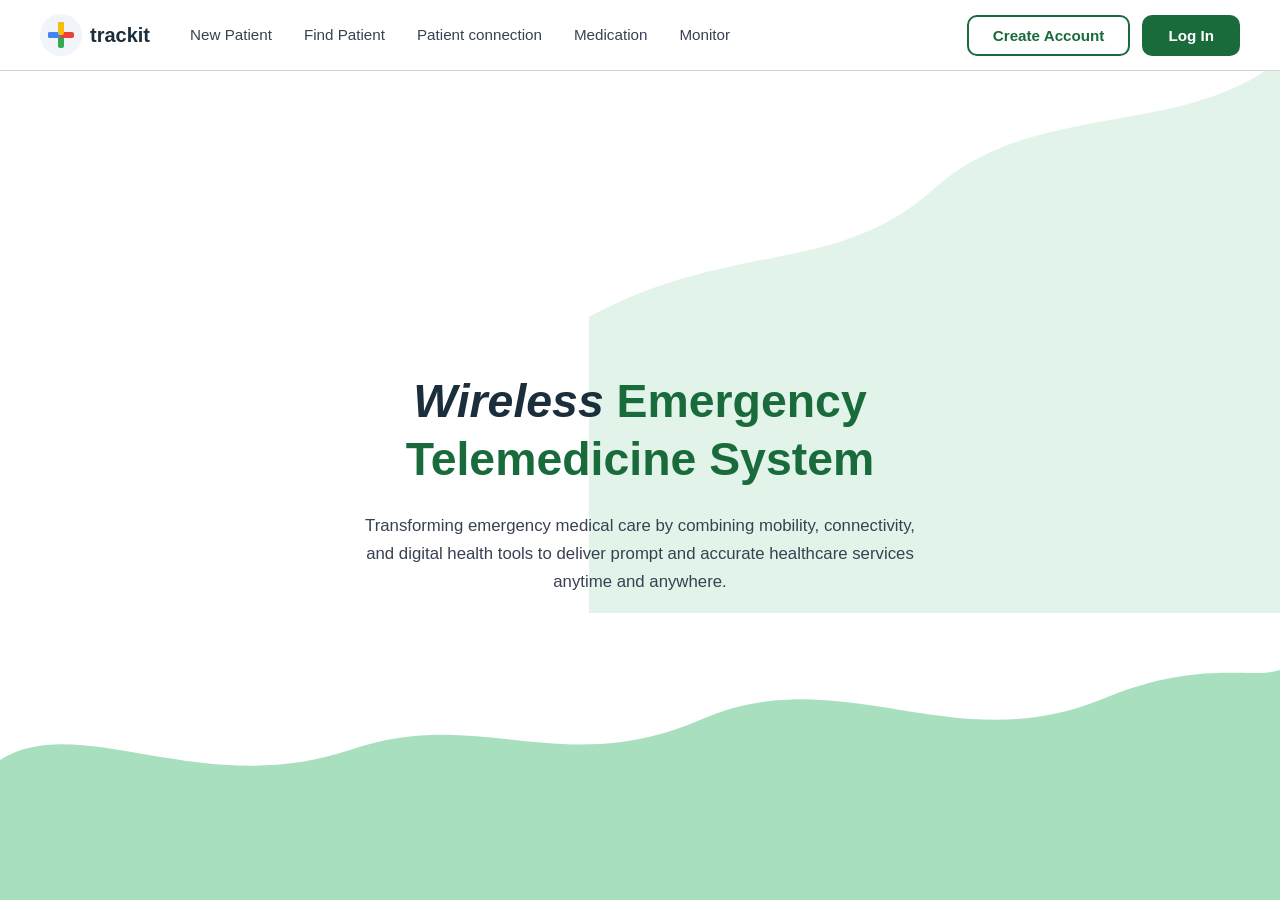
<file: index.html>
<!DOCTYPE html>
<html lang="en">
<head>
  <meta charset="UTF-8" />
  <meta name="viewport" content="width=device-width, initial-scale=1.0" />
  <title>Trackit – Wireless Emergency Telemedicine System</title>
  <link rel="stylesheet" href="css/styles.css" />
  <style>
    body {
      overflow: hidden;
    }

    /* Light pastel wave – top-right */
    .wave-light {
      position: fixed;
      right: 0;
      top: 60px;
      width: 54%;
      z-index: 0;
      pointer-events: none;
    }

    /* Dark green wave – bottom */
    .wave-dark {
      position: fixed;
      right: 0;
      bottom: 0;
      width: 100%;
      z-index: 0;
      pointer-events: none;
    }

    .hero {
      position: relative;
      z-index: 2;
      display: flex;
      flex-direction: column;
      align-items: center;
      justify-content: center;
      min-height: calc(100vh - 74px);
      text-align: center;
      padding: 40px 20px;
    }

    .hero h1 {
      font-size: 2.9rem;
      font-weight: 800;
      color: var(--text-dark);
      line-height: 1.25;
      max-width: 700px;
      margin-bottom: 24px;
    }

    .hero h1 em {
      font-style: italic;
      font-weight: 800;
    }

    .hero h1 span {
      color: var(--green-dark);
    }

    .hero p {
      font-size: 1.05rem;
      color: var(--text-mid);
      max-width: 580px;
      line-height: 1.65;
    }
  </style>
</head>
<body>

  <!-- Light wave top-right -->
  <svg class="wave-light" viewBox="0 0 700 560" fill="none" xmlns="http://www.w3.org/2000/svg">
    <path d="M700 0 C600 80, 450 40, 350 130 C250 220, 150 180, 0 260 L0 560 L700 560 Z"
          fill="#d6f0e0" opacity="0.7"/>
  </svg>

  <!-- Dark wave bottom -->
  <svg class="wave-dark" viewBox="0 0 1280 420" fill="none" xmlns="http://www.w3.org/2000/svg">
    <path d="M0 280 C80 230, 200 320, 350 270 C480 225, 560 300, 700 240
             C840 178, 950 280, 1100 220 C1200 178, 1250 200, 1280 190 
             L1280 420 L0 420 Z"
          fill="url(#waveGradDark)"/>
    <defs>
      <linearGradient id="waveGradDark" x1="0" y1="0" x2="1280" y2="0">
        <stop offset="0%" stop-color="#3cb871" stop-opacity="0.45"/>
        <stop offset="100%" stop-color="#1a6b3c"/>
      </linearGradient>
    </defs>
  </svg>

  <!-- Navbar -->
  <nav class="navbar">
    <a href="/ECGApp/" class="navbar-brand">
      <!-- Trackit + icon -->
      <svg class="logo-icon" viewBox="0 0 42 42" fill="none" xmlns="http://www.w3.org/2000/svg">
        <circle cx="21" cy="21" r="21" fill="#f1f5f9"/>
        <!-- Google-colours plus sign -->
        <rect x="18" y="8"  width="6" height="26" rx="2" fill="#34a853"/>
        <rect x="8"  y="18" width="26" height="6"  rx="2" fill="#ea4335"/>
        <rect x="8"  y="18" width="13" height="6"  rx="2" fill="#4285f4"/>
        <rect x="18" y="8"  width="6"  height="13" rx="2" fill="#fbbc05"/>
      </svg>
      <span class="brand-name">trackit</span>
    </a>
    <ul class="navbar-nav">
      <li><a href="/ECGApp/newpatient">New Patient</a></li>
      <li><a href="/ECGApp/findpatient">Find Patient</a></li>
      <li><a href="#">Patient connection</a></li>
      <li><a href="#">Medication</a></li>
      <li><a href="/ECGApp/monitor">Monitor</a></li>
    </ul>
    <div class="navbar-actions">
      <a href="#" class="btn btn-outline">Create Account</a>
      <a href="/ECGApp/login" class="btn btn-primary">Log In</a>
    </div>
  </nav>

  <!-- Hero -->
  <main class="hero">
    <h1>
      <em>Wireless</em> <span>Emergency<br>Telemedicine System</span>
    </h1>
    <p>
      Transforming emergency medical care by combining mobility, connectivity,
      and digital health tools to deliver prompt and accurate healthcare services
      anytime and anywhere.
    </p>
  </main>

</body>
</html>
</file>
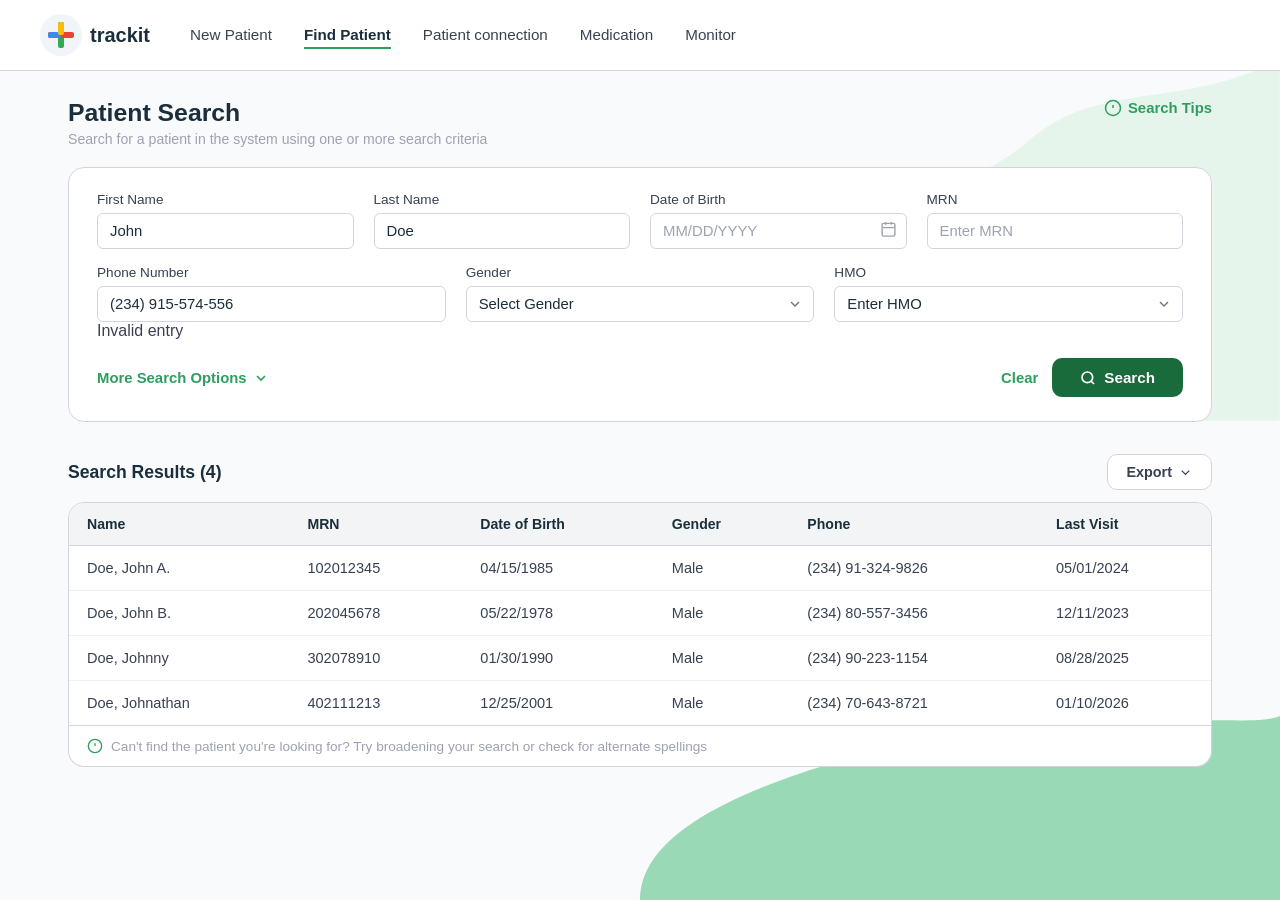
<file: find-patient.html>
<!DOCTYPE html>
<html lang="en">
<head>
  <meta charset="UTF-8" />
  <meta name="viewport" content="width=device-width, initial-scale=1.0" />
  <title>Trackit – Find Patient</title>
  <link rel="stylesheet" href="css/styles.css" />
  <style>
    body { background: var(--bg); }

    .blob-light {
      position: fixed;
      top: 60px;
      right: 0;
      width: 36%;
      pointer-events: none;
      z-index: 0;
    }

    .blob-dark {
      position: fixed;
      bottom: 0;
      right: 0;
      width: 50%;
      pointer-events: none;
      z-index: 0;
    }

    /* ── Page wrapper ─────────────────────────── */
    .page-content {
      position: relative;
      z-index: 1;
      max-width: 1200px;
      margin: 0 auto;
      padding: 28px 28px 60px;
    }

    /* ── Page heading ─────────────────────────── */
    .page-header {
      display: flex;
      align-items: flex-start;
      justify-content: space-between;
      margin-bottom: 20px;
    }

    .page-header h1 {
      font-size: 1.55rem;
      font-weight: 800;
      color: var(--text-dark);
      margin-bottom: 4px;
    }

    .page-header p {
      font-size: 0.88rem;
      color: var(--text-muted);
    }

    .search-tips-link {
      display: flex;
      align-items: center;
      gap: 6px;
      color: var(--green-main);
      font-size: 0.93rem;
      font-weight: 600;
      text-decoration: none;
    }

    .search-tips-link svg {
      color: var(--green-main);
    }

    /* ── Search filters card ──────────────────── */
    .search-card {
      background: var(--white);
      border: 1.5px solid var(--border);
      border-radius: var(--radius-lg);
      padding: 24px 28px;
      margin-bottom: 32px;
    }

    .search-fields-grid {
      display: grid;
      grid-template-columns: repeat(4, 1fr);
      gap: 16px 20px;
      margin-bottom: 16px;
    }

    .search-field label {
      display: block;
      font-size: 0.85rem;
      font-weight: 500;
      color: var(--text-mid);
      margin-bottom: 6px;
    }

    .search-fields-row2 {
      display: grid;
      grid-template-columns: repeat(3, 1fr);
      gap: 16px 20px;
      margin-bottom: 18px;
    }

    .search-actions {
      display: flex;
      align-items: center;
      justify-content: space-between;
    }

    .more-options-btn {
      display: flex;
      align-items: center;
      gap: 6px;
      background: none;
      border: none;
      color: var(--green-main);
      font-size: 0.93rem;
      font-weight: 600;
      cursor: pointer;
      padding: 0;
    }

    .search-action-btns {
      display: flex;
      align-items: center;
      gap: 14px;
    }

    .btn-clear-search {
      background: none;
      border: none;
      color: var(--green-main);
      font-size: 0.93rem;
      font-weight: 600;
      cursor: pointer;
    }

    .btn-search {
      display: flex;
      align-items: center;
      gap: 8px;
      background: var(--green-dark);
      color: var(--white);
      border: none;
      padding: 11px 28px;
      border-radius: var(--radius-md);
      font-size: 0.95rem;
      font-weight: 600;
      cursor: pointer;
    }

    /* ── Results section ──────────────────────── */
    .results-header {
      display: flex;
      align-items: center;
      justify-content: space-between;
      margin-bottom: 12px;
    }

    .results-header h2 {
      font-size: 1.1rem;
      font-weight: 700;
      color: var(--text-dark);
    }

    .btn-export {
      display: flex;
      align-items: center;
      gap: 6px;
      background: var(--white);
      border: 1.5px solid var(--border);
      padding: 9px 18px;
      border-radius: var(--radius-md);
      font-size: 0.9rem;
      font-weight: 600;
      color: var(--text-mid);
      cursor: pointer;
    }

    /* ── Results table ────────────────────────── */
    .results-table-wrap {
      background: var(--white);
      border: 1.5px solid var(--border);
      border-radius: var(--radius-lg) var(--radius-lg) 0 0;
      overflow: hidden;
    }

    .results-table {
      width: 100%;
      border-collapse: collapse;
      font-size: 0.91rem;
    }

    .results-table thead {
      background: #f3f4f6;
    }

    .results-table th {
      text-align: left;
      padding: 13px 18px;
      font-weight: 700;
      color: var(--text-dark);
      font-size: 0.88rem;
      border-bottom: 1.5px solid var(--border);
    }

    .results-table td {
      padding: 14px 18px;
      color: var(--text-mid);
      border-bottom: 1px solid #f0f0f0;
    }

    .results-table tr:last-child td {
      border-bottom: none;
    }

    /* ── Info hint bar ────────────────────────── */
    .hint-bar {
      background: var(--white);
      border: 1.5px solid var(--border);
      border-top: none;
      border-radius: 0 0 var(--radius-lg) var(--radius-lg);
      padding: 12px 18px;
      display: flex;
      align-items: center;
      gap: 8px;
      font-size: 0.85rem;
      color: var(--text-muted);
    }

    .hint-bar svg {
      flex-shrink: 0;
      color: var(--green-main);
    }
  </style>
</head>
<body>

  <!-- Decorative -->
  <svg class="blob-light" viewBox="0 0 460 360" fill="none" xmlns="http://www.w3.org/2000/svg">
    <path d="M460 0 C360 50, 280 20, 210 80 C140 140, 80 120, 0 170 L0 360 L460 360 Z"
          fill="#d6f0e0" opacity="0.55"/>
  </svg>
  <svg class="blob-dark" viewBox="0 0 640 320" fill="none" xmlns="http://www.w3.org/2000/svg">
    <path d="M640 320 L0 320 C0 260, 80 220, 170 190 C280 155, 380 200, 480 158 C552 128, 610 148, 640 136 Z"
          fill="url(#fpGrad)"/>
    <defs>
      <linearGradient id="fpGrad" x1="0" y1="136" x2="640" y2="320">
        <stop offset="0%" stop-color="#3cb871" stop-opacity="0.5"/>
        <stop offset="100%" stop-color="#1a6b3c"/>
      </linearGradient>
    </defs>
  </svg>

  <!-- Navbar -->
  <nav class="navbar">
    <a href="/ECGApp/" class="navbar-brand">
      <svg class="logo-icon" viewBox="0 0 42 42" fill="none" xmlns="http://www.w3.org/2000/svg">
        <circle cx="21" cy="21" r="21" fill="#f1f5f9"/>
        <rect x="18" y="8"  width="6" height="26" rx="2" fill="#34a853"/>
        <rect x="8"  y="18" width="26" height="6"  rx="2" fill="#ea4335"/>
        <rect x="8"  y="18" width="13" height="6"  rx="2" fill="#4285f4"/>
        <rect x="18" y="8"  width="6"  height="13" rx="2" fill="#fbbc05"/>
      </svg>
      <span class="brand-name">trackit</span>
    </a>
    <ul class="navbar-nav">
      <li><a href="/ECGApp/newpatient">New Patient</a></li>
      <li><a href="/ECGApp/findpatient" class="active">Find Patient</a></li>
      <li><a href="#">Patient connection</a></li>
      <li><a href="#">Medication</a></li>
      <li><a href="/ECGApp/monitor">Monitor</a></li>
    </ul>
  </nav>

  <!-- Page body -->
  <div class="page-content">

    <!-- Heading -->
    <div class="page-header">
      <div>
        <h1>Patient Search</h1>
        <p>Search for a patient in the system using one or more search criteria</p>
      </div>
      <a href="#" class="search-tips-link">
        <svg width="18" height="18" viewBox="0 0 24 24" fill="none" stroke="currentColor" stroke-width="2">
          <circle cx="12" cy="12" r="10"/>
          <line x1="12" y1="8" x2="12" y2="12"/>
          <line x1="12" y1="16" x2="12.01" y2="16"/>
        </svg>
        Search Tips
      </a>
    </div>

    <!-- Search filters -->
    <div class="search-card">

      <div class="search-fields-grid">
        <div class="search-field">
          <label for="s-first">First Name</label>
          <input type="text" id="s-first" class="form-control" value="John" />
        </div>
        <div class="search-field">
          <label for="s-last">Last Name</label>
          <input type="text" id="s-last" class="form-control" value="Doe" />
        </div>
        <div class="search-field">
          <label for="s-dob">Date of Birth</label>
          <div class="input-icon-wrap">
            <input type="text" id="s-dob" class="form-control" placeholder="MM/DD/YYYY" />
            <span class="icon-right">
              <svg width="17" height="17" viewBox="0 0 24 24" fill="none" stroke="#9ca3af" stroke-width="2">
                <rect x="3" y="4" width="18" height="18" rx="2" ry="2"/>
                <line x1="16" y1="2" x2="16" y2="6"/>
                <line x1="8"  y1="2" x2="8"  y2="6"/>
                <line x1="3"  y1="10" x2="21" y2="10"/>
              </svg>
            </span>
          </div>
        </div>
        <div class="search-field">
          <label for="s-mrn">MRN</label>
          <input type="text" id="s-mrn" class="form-control" placeholder="Enter MRN" />
        </div>
      </div>

      <div class="search-fields-row2">
        <div class="search-field">
          <label for="s-phone">Phone Number</label>
          <input type="text" id="s-phone" class="form-control" value="(234) 91-557-4556" />
        </div>
        <div class="search-field">
          <label for="s-gender">Gender</label>
          <select id="s-gender" class="form-control">
            <option>Male</option>
            <option>Female</option>
          </select>
        </div>
        <div class="search-field">
          <label for="s-hmo">HMO</label>
          <select id="s-hmo" class="form-control">
            <option value="">Enter HMO</option>
          </select>
        </div>
      </div>

      <div class="search-actions">
        <button class="more-options-btn">
          More Search Options
          <svg width="16" height="16" viewBox="0 0 24 24" fill="none" stroke="currentColor" stroke-width="2.5">
            <polyline points="6 9 12 15 18 9"/>
          </svg>
        </button>
        <div class="search-action-btns">
          <button class="btn-clear-search">Clear</button>
          <button class="btn-search">
            <svg width="16" height="16" viewBox="0 0 24 24" fill="none" stroke="white" stroke-width="2.5">
              <circle cx="11" cy="11" r="8"/>
              <line x1="21" y1="21" x2="16.65" y2="16.65"/>
            </svg>
            Search
          </button>
        </div>
      </div>

    </div><!-- /search-card -->

    <!-- Results -->
    <div class="results-header">
      <h2>Search Results (4)</h2>
      <button class="btn-export">
        Export
        <svg width="15" height="15" viewBox="0 0 24 24" fill="none" stroke="currentColor" stroke-width="2">
          <polyline points="6 9 12 15 18 9"/>
        </svg>
      </button>
    </div>

    <div class="results-table-wrap">
      <table class="results-table">
        <thead>
          <tr>
            <th>Name</th>
            <th>MRN</th>
            <th>Date of Birth</th>
            <th>Gender</th>
            <th>Phone</th>
            <th>Last Visit</th>
          </tr>
        </thead>
        <tbody>
          <tr>
            <td>Doe, John A.</td>
            <td>102012345</td>
            <td>04/15/1985</td>
            <td>Male</td>
            <td>(234) 91-324-9826</td>
            <td>05/01/2024</td>
          </tr>
          <tr>
            <td>Doe, John B.</td>
            <td>202045678</td>
            <td>05/22/1978</td>
            <td>Male</td>
            <td>(234) 80-557-3456</td>
            <td>12/11/2023</td>
          </tr>
          <tr>
            <td>Doe, Johnny</td>
            <td>302078910</td>
            <td>01/30/1990</td>
            <td>Male</td>
            <td>(234) 90-223-1154</td>
            <td>08/28/2025</td>
          </tr>
          <tr>
            <td>Doe, Johnathan</td>
            <td>402111213</td>
            <td>12/25/2001</td>
            <td>Male</td>
            <td>(234) 70-643-8721</td>
            <td>01/10/2026</td>
          </tr>
        </tbody>
      </table>
    </div>

    <div class="hint-bar">
      <svg width="16" height="16" viewBox="0 0 24 24" fill="none" stroke="currentColor" stroke-width="2">
        <circle cx="12" cy="12" r="10"/>
        <line x1="12" y1="8" x2="12" y2="12"/>
        <line x1="12" y1="16" x2="12.01" y2="16"/>
      </svg>
      Can't find the patient you're looking for? Try broadening your search or check for alternate spellings
    </div>

  </div><!-- /page-content -->
<script src="JS/findPatientValidator.js"></script>
</body>
</html>
</file>
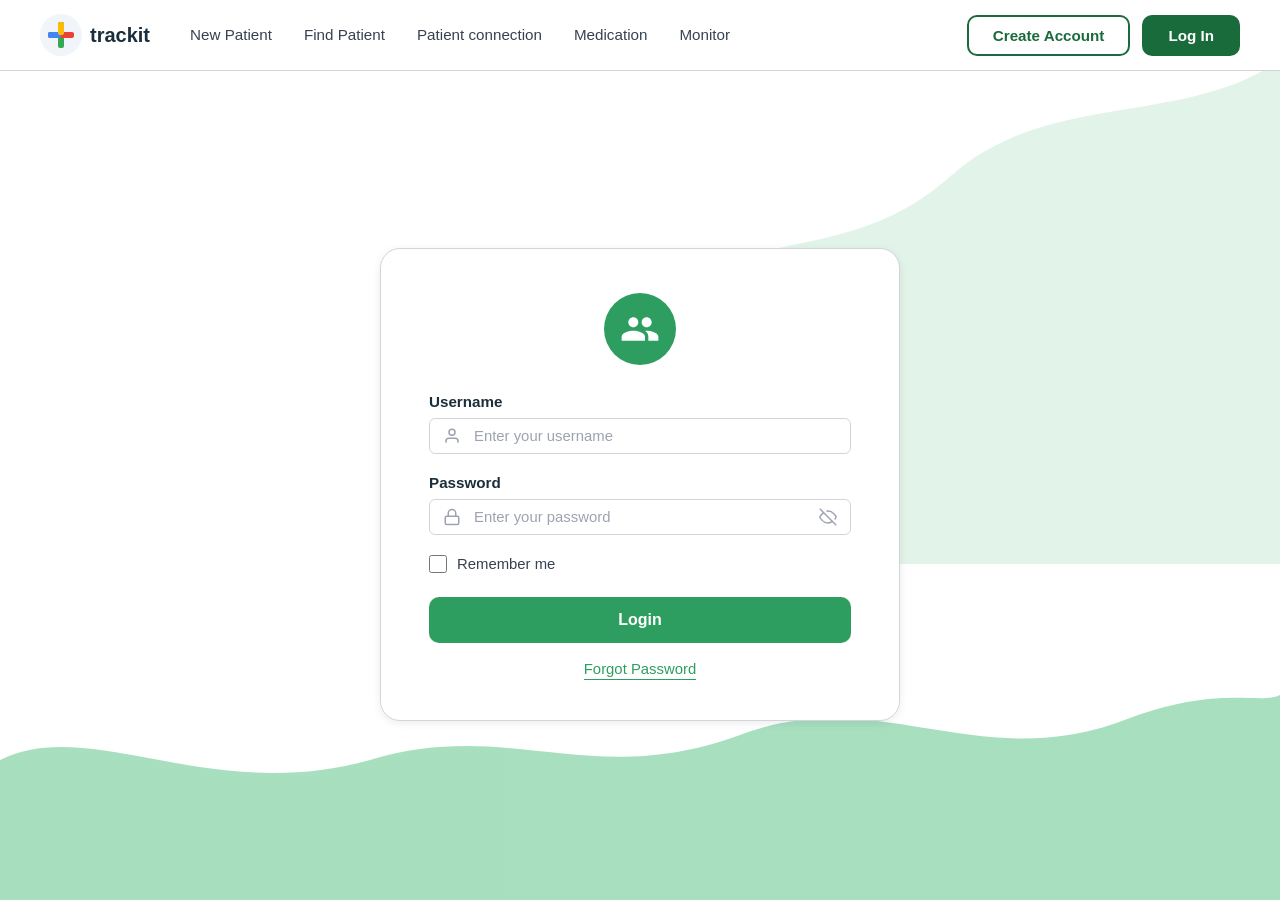
<file: login.html>
<!DOCTYPE html>
<html lang="en">
<head>
  <meta charset="UTF-8" />
  <meta name="viewport" content="width=device-width, initial-scale=1.0" />
  <title>Trackit – Log In</title>
  <link rel="stylesheet" href="css/styles.css" />
  <style>
    body { overflow: hidden; }

    .wave-light {
      position: fixed;
      right: 0;
      top: 60px;
      width: 50%;
      z-index: 0;
      pointer-events: none;
    }

    .wave-dark {
      position: fixed;
      right: 0;
      bottom: 0;
      width: 100%;
      z-index: 0;
      pointer-events: none;
    }

    .login-wrapper {
      position: relative;
      z-index: 2;
      display: flex;
      align-items: center;
      justify-content: center;
      min-height: calc(100vh - 74px);
      padding: 40px 20px;
    }

    .login-card {
      background: var(--white);
      border: 1.5px solid var(--border);
      border-radius: 20px;
      padding: 44px 48px 40px;
      width: 100%;
      max-width: 520px;
      box-shadow: var(--shadow);
    }

    .login-avatar {
      display: flex;
      justify-content: center;
      margin-bottom: 28px;
    }

    .login-avatar .avatar-circle {
      width: 72px;
      height: 72px;
      background: var(--green-main);
      border-radius: 50%;
      display: flex;
      align-items: center;
      justify-content: center;
    }

    .login-avatar svg {
      width: 40px;
      height: 40px;
      fill: var(--white);
    }

    .login-field {
      margin-bottom: 20px;
    }

    .login-field label {
      display: block;
      font-size: 0.95rem;
      font-weight: 600;
      color: var(--text-dark);
      margin-bottom: 8px;
    }

    .input-with-icon {
      position: relative;
      display: flex;
      align-items: center;
    }

    .input-with-icon .icon-left {
      position: absolute;
      left: 14px;
      color: var(--text-muted);
      display: flex;
    }

    .input-with-icon .icon-right {
      position: absolute;
      right: 14px;
      color: var(--text-muted);
      display: flex;
      cursor: pointer;
    }

    .input-with-icon .form-control {
      padding-left: 44px;
      padding-right: 44px;
    }

    .remember-row {
      display: flex;
      align-items: center;
      gap: 10px;
      margin-bottom: 24px;
    }

    .remember-row input[type="checkbox"] {
      width: 18px;
      height: 18px;
      border: 2px solid var(--border);
      border-radius: 4px;
      cursor: pointer;
      accent-color: var(--green-main);
    }

    .remember-row label {
      font-size: 0.93rem;
      color: var(--text-mid);
    }

    .btn-login {
      width: 100%;
      justify-content: center;
      padding: 14px;
      font-size: 1rem;
      border-radius: var(--radius-md);
      background: var(--green-main);
      color: var(--white);
      border: none;
      margin-bottom: 18px;
    }

    .forgot-link {
      display: block;
      text-align: center;
      color: var(--green-main);
      font-size: 0.93rem;
      text-decoration: none;
      border-bottom: 1.5px solid var(--green-main);
      padding-bottom: 2px;
      width: fit-content;
      margin: 0 auto;
    }
  </style>
</head>
<body>

  <!-- Light wave -->
  <svg class="wave-light" viewBox="0 0 660 520" fill="none" xmlns="http://www.w3.org/2000/svg">
    <path d="M660 0 C560 70, 420 30, 320 120 C220 210, 120 170, 0 250 L0 520 L660 520 Z"
          fill="#d6f0e0" opacity="0.7"/>
  </svg>

  <!-- Dark wave -->
  <svg class="wave-dark" viewBox="0 0 1280 380" fill="none" xmlns="http://www.w3.org/2000/svg">
    <path d="M0 240 C90 195, 210 285, 370 240 C510 198, 590 270, 740 215
             C880 162, 980 258, 1130 198 C1220 165, 1260 185, 1280 175
             L1280 380 L0 380 Z"
          fill="url(#wgLogin)"/>
    <defs>
      <linearGradient id="wgLogin" x1="0" y1="0" x2="1280" y2="0">
        <stop offset="0%" stop-color="#3cb871" stop-opacity="0.45"/>
        <stop offset="100%" stop-color="#1a6b3c"/>
      </linearGradient>
    </defs>
  </svg>

  <!-- Navbar -->
  <nav class="navbar">
    <a href="/ECGApp/" class="navbar-brand">
      <svg class="logo-icon" viewBox="0 0 42 42" fill="none" xmlns="http://www.w3.org/2000/svg">
        <circle cx="21" cy="21" r="21" fill="#f1f5f9"/>
        <rect x="18" y="8"  width="6" height="26" rx="2" fill="#34a853"/>
        <rect x="8"  y="18" width="26" height="6"  rx="2" fill="#ea4335"/>
        <rect x="8"  y="18" width="13" height="6"  rx="2" fill="#4285f4"/>
        <rect x="18" y="8"  width="6"  height="13" rx="2" fill="#fbbc05"/>
      </svg>
      <span class="brand-name">trackit</span>
    </a>
    <ul class="navbar-nav">
      <li><a href="/ECGApp/newpatient">New Patient</a></li>
      <li><a href="/ECGApp/findpatient">Find Patient</a></li>
      <li><a href="#">Patient connection</a></li>
      <li><a href="#">Medication</a></li>
      <li><a href="/ECGApp/monitor">Monitor</a></li>
    </ul>
    <div class="navbar-actions">
      <a href="#" class="btn btn-outline">Create Account</a>
      <a href="login.html" class="btn btn-primary">Log In</a>
    </div>
  </nav>

  <!-- Login form -->
  <div class="login-wrapper">
    <div class="login-card">

      <div class="login-avatar">
        <div class="avatar-circle">
          <!-- Users icon -->
          <svg viewBox="0 0 24 24" xmlns="http://www.w3.org/2000/svg">
            <path d="M16 11c1.66 0 2.99-1.34 2.99-3S17.66 5 16 5c-1.66 0-3 1.34-3 3s1.34 3 3 3zm-8 0c1.66 0 2.99-1.34 2.99-3S9.66 5 8 5C6.34 5 5 6.34 5 8s1.34 3 3 3zm0 2c-2.33 0-7 1.17-7 3.5V19h14v-2.5c0-2.33-4.67-3.5-7-3.5zm8 0c-.29 0-.62.02-.97.05 1.16.84 1.97 1.97 1.97 3.45V19h6v-2.5c0-2.33-4.67-3.5-7-3.5z"/>
          </svg>
        </div>
      </div>
	
      <form id="loginForm">
        <div class="login-field">
          <label for="username">Username</label>
          <div class="input-with-icon">
            <span class="icon-left">
              <svg width="18" height="18" viewBox="0 0 24 24" fill="none" stroke="#9ca3af" stroke-width="2">
                <path d="M20 21v-2a4 4 0 0 0-4-4H8a4 4 0 0 0-4 4v2"/>
                <circle cx="12" cy="7" r="4"/>
              </svg>
            </span>
            <input type="text" id="username" class="form-control" placeholder="Enter your username" autocomplete="username" />
          </div>
        </div>

        <div class="login-field">
          <label for="password">Password</label>
          <div class="input-with-icon">
            <span class="icon-left">
              <svg width="18" height="18" viewBox="0 0 24 24" fill="none" stroke="#9ca3af" stroke-width="2">
                <rect x="3" y="11" width="18" height="11" rx="2" ry="2"/>
                <path d="M7 11V7a5 5 0 0 1 10 0v4"/>
              </svg>
            </span>
            <input type="password" id="password" autocomplete="current-password" class="form-control" placeholder="Enter your password" name="password_plain"/>
            <span class="icon-right" seen=false id="pwd-toggle">
              <svg width="18" height="18" viewBox="0 0 24 24" fill="none" stroke="#9ca3af" stroke-width="2">
                <path d="M17.94 17.94A10.07 10.07 0 0 1 12 20c-7 0-11-8-11-8a18.45 18.45 0 0 1 5.06-5.94"/>
                <path d="M9.9 4.24A9.12 9.12 0 0 1 12 4c7 0 11 8 11 8a18.5 18.5 0 0 1-2.16 3.19"/>
                <line x1="1" y1="1" x2="23" y2="23"/>
              </svg>
            </span>
          </div>
        </div>

        <div class="remember-row">
          <input type="checkbox" id="remember" />
          <label for="remember">Remember me</label>
        </div>

        <button type = "submit" class="btn btn-login">Login</button>
	    </form>
      <a href="#" class="forgot-link">Forgot Password</a>

    </div>
  </div>
  <script src=JS/login.js></script>
</body>
</html>
</file>
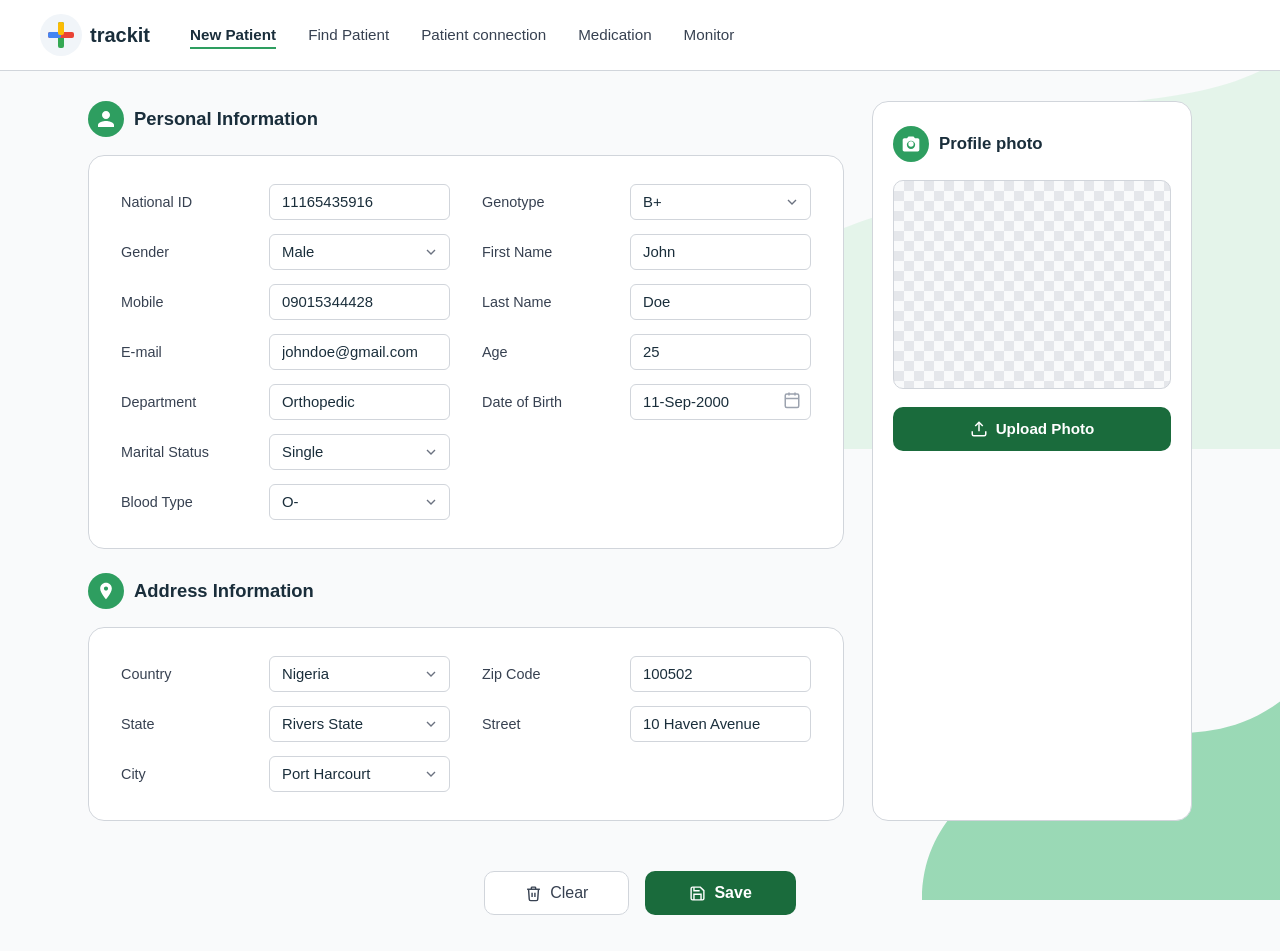
<file: new-patient.html>
<!DOCTYPE html>
<html lang="en">
<head>
  <meta charset="UTF-8" />
  <meta name="viewport" content="width=device-width, initial-scale=1.0" />
  <title>Trackit – New Patient</title>
  <link rel="stylesheet" href="css/styles.css" />
  <style>
    body {
      background: var(--bg);
    }

    /* Decorative blobs */
    .blob-light {
      position: fixed;
      top: 60px;
      right: 0;
      width: 38%;
      pointer-events: none;
      z-index: 0;
    }

    .blob-dark {
      position: fixed;
      bottom: 0;
      right: 0;
      width: 28%;
      pointer-events: none;
      z-index: 0;
    }

    /* ── Main layout ─────────────────────────── */
    .main-grid {
      position: relative;
      z-index: 1;
      display: grid;
      grid-template-columns: 1fr 320px;
      gap: 28px;
      max-width: 1160px;
      margin: 30px auto;
      padding: 0 28px;
    }

    /* ── Form sections ───────────────────────── */
    .form-sections {
      display: flex;
      flex-direction: column;
      gap: 24px;
    }

    .section-card .form-grid-2 {
      display: grid;
      grid-template-columns: 1fr 1fr;
      gap: 14px 32px;
    }

    .field-row {
      display: grid;
      grid-template-columns: 140px 1fr;
      align-items: center;
      gap: 8px;
    }

    .field-row label {
      font-size: 0.9rem;
      color: var(--text-mid);
      white-space: nowrap;
    }

    /* ── Profile photo card ──────────────────── */
    .photo-card {
      background: var(--white);
      border: 1.5px solid var(--border);
      border-radius: var(--radius-lg);
      padding: 24px 20px;
      display: flex;
      flex-direction: column;
      align-items: flex-start;
      gap: 18px;
    }

    .photo-card-heading {
      display: flex;
      align-items: center;
      gap: 10px;
    }

    .photo-card-heading .cam-icon {
      width: 36px;
      height: 36px;
      border-radius: 50%;
      background: var(--green-main);
      display: flex;
      align-items: center;
      justify-content: center;
    }

    .photo-card-heading h3 {
      font-size: 1.05rem;
      font-weight: 700;
      color: var(--text-dark);
    }

    .photo-preview {
      width: 100%;
      aspect-ratio: 4/3;
      border: 1.5px solid var(--border);
      border-radius: var(--radius-md);
      background: repeating-conic-gradient(#e5e7eb 0% 25%, #f9fafb 0% 50%) 0 0 / 20px 20px;
    }

    .btn-upload {
      width: 100%;
      justify-content: center;
      background: var(--green-dark);
      color: var(--white);
      border: none;
      padding: 13px;
      font-size: 0.95rem;
      border-radius: var(--radius-md);
    }

    /* ── Action buttons ──────────────────────── */
    .action-row {
      position: relative;
      z-index: 1;
      display: flex;
      justify-content: center;
      gap: 16px;
      padding: 20px 28px 36px;
    }

    .btn-clear {
      background: var(--white);
      color: var(--text-mid);
      border: 1.5px solid var(--border);
      padding: 12px 40px;
      font-size: 1rem;
      border-radius: var(--radius-md);
      display: flex;
      align-items: center;
      gap: 8px;
      cursor: pointer;
    }

    .btn-save {
      background: var(--green-dark);
      color: var(--white);
      border: none;
      padding: 12px 44px;
      font-size: 1rem;
      font-weight: 600;
      border-radius: var(--radius-md);
      display: flex;
      align-items: center;
      gap: 8px;
      cursor: pointer;
    }
  </style>
</head>
<body>

  <!-- Decorative -->
  <svg class="blob-light" viewBox="0 0 500 400" fill="none" xmlns="http://www.w3.org/2000/svg">
    <path d="M500 0 C400 60, 310 20, 240 90 C170 160, 90 140, 0 200 L0 400 L500 400 Z"
          fill="#d6f0e0" opacity="0.6"/>
  </svg>
  <svg class="blob-dark" viewBox="0 0 360 380" fill="none" xmlns="http://www.w3.org/2000/svg">
    <path d="M360 380 L0 380 C0 300, 60 260, 120 230 C200 190, 280 240, 360 180 Z"
          fill="url(#blobGrad)"/>
    <defs>
      <linearGradient id="blobGrad" x1="0" y1="180" x2="360" y2="380">
        <stop offset="0%" stop-color="#3cb871" stop-opacity="0.5"/>
        <stop offset="100%" stop-color="#1a6b3c"/>
      </linearGradient>
    </defs>
  </svg>

  <!-- Navbar -->
  <nav class="navbar">
    <a href="/ECGApp/" class="navbar-brand">
      <svg class="logo-icon" viewBox="0 0 42 42" fill="none" xmlns="http://www.w3.org/2000/svg">
        <circle cx="21" cy="21" r="21" fill="#f1f5f9"/>
        <rect x="18" y="8"  width="6" height="26" rx="2" fill="#34a853"/>
        <rect x="8"  y="18" width="26" height="6"  rx="2" fill="#ea4335"/>
        <rect x="8"  y="18" width="13" height="6"  rx="2" fill="#4285f4"/>
        <rect x="18" y="8"  width="6"  height="13" rx="2" fill="#fbbc05"/>
      </svg>
      <span class="brand-name">trackit</span>
    </a>
    <ul class="navbar-nav">
      <li><a href="/ECGApp/newpatient" class="active">New Patient</a></li>
      <li><a href="/ECGApp/findpatient">Find Patient</a></li>
      <li><a href="#">Patient connection</a></li>
      <li><a href="#">Medication</a></li>
      <li><a href="/ECGApp/monitor">Monitor</a></li>
    </ul>
  </nav>

  <!-- Main content -->
  <div class="main-grid">

    <!-- Left: form sections -->
    <div class="form-sections">

      <!-- Personal Information -->
      <div>
        <div class="section-heading">
          <div class="section-icon">
            <!-- person icon -->
            <svg viewBox="0 0 24 24" xmlns="http://www.w3.org/2000/svg">
              <path d="M12 12c2.7 0 4.8-2.1 4.8-4.8S14.7 2.4 12 2.4 7.2 4.5 7.2 7.2 9.3 12 12 12zm0 2.4c-3.2 0-9.6 1.6-9.6 4.8v2.4h19.2v-2.4c0-3.2-6.4-4.8-9.6-4.8z"/>
            </svg>
          </div>
          <h2>Personal Information</h2>
        </div>

        <div class="section-card">
          <div class="form-grid-2">

            <div class="field-row">
              <label for="national-id">National ID</label>
              <input type="text" id="national-id" class="form-control" value="11165435916" />
            </div>

            <div class="field-row">
              <label for="genotype">Genotype</label>
              <select id="genotype" class="form-control">
                <option>B+</option>
                <option>AA</option>
                <option>AS</option>
                <option>SS</option>
              </select>
            </div>

            <div class="field-row">
              <label for="gender">Gender</label>
              <select id="gender" class="form-control">
                <option>Male</option>
                <option>Female</option>
              </select>
            </div>

            <div class="field-row">
              <label for="first-name">First Name</label>
              <input type="text" id="first-name" class="form-control" value="John" />
            </div>

            <div class="field-row">
              <label for="mobile">Mobile</label>
              <input type="text" id="mobile" class="form-control" value="09015344428" />
            </div>

            <div class="field-row">
              <label for="last-name">Last Name</label>
              <input type="text" id="last-name" class="form-control" value="Doe" />
            </div>

            <div class="field-row">
              <label for="email">E-mail</label>
              <input type="email" id="email" class="form-control" value="johndoe@gmail.com" />
            </div>

            <div class="field-row">
              <label for="age">Age</label>
              <input type="number" id="age" class="form-control" value="25" />
            </div>

            <div class="field-row">
              <label for="department">Department</label>
              <input type="text" id="department" class="form-control" value="Orthopedic" />
            </div>

            <div class="field-row">
              <label for="dob">Date of Birth</label>
              <div class="input-icon-wrap">
                <input type="text" id="dob" class="form-control" value="11-Sep-2000" />
                <span class="icon-right">
                  <svg width="18" height="18" viewBox="0 0 24 24" fill="none" stroke="#9ca3af" stroke-width="2">
                    <rect x="3" y="4" width="18" height="18" rx="2" ry="2"/>
                    <line x1="16" y1="2" x2="16" y2="6"/>
                    <line x1="8"  y1="2" x2="8"  y2="6"/>
                    <line x1="3"  y1="10" x2="21" y2="10"/>
                  </svg>
                </span>
              </div>
            </div>

            <div class="field-row" style="grid-column: 1;">
              <label for="marital">Marital Status</label>
              <select id="marital" class="form-control">
                <option>Single</option>
                <option>Married</option>
                <option>Divorced</option>
                <option>Widowed</option>
              </select>
            </div>

            <div class="field-row" style="grid-column: 1;">
              <label for="blood-type">Blood Type</label>
              <select id="blood-type" class="form-control">
                <option>O-</option>
                <option>O+</option>
                <option>A+</option>
                <option>A-</option>
                <option>B+</option>
                <option>B-</option>
                <option>AB+</option>
                <option>AB-</option>
              </select>
            </div>

          </div>
        </div>
      </div>

      <!-- Address Information -->
      <div>
        <div class="section-heading">
          <div class="section-icon">
            <!-- location pin icon -->
            <svg viewBox="0 0 24 24" xmlns="http://www.w3.org/2000/svg">
              <path d="M12 2C8.13 2 5 5.13 5 9c0 5.25 7 13 7 13s7-7.75 7-13c0-3.87-3.13-7-7-7zm0 9.5c-1.38 0-2.5-1.12-2.5-2.5S10.62 6.5 12 6.5s2.5 1.12 2.5 2.5S13.38 11.5 12 11.5z"/>
            </svg>
          </div>
          <h2>Address Information</h2>
        </div>

        <div class="section-card">
          <div class="form-grid-2">

            <div class="field-row">
              <label for="country">Country</label>
              <select id="country" class="form-control">
                <option>Nigeria</option>
                <option>Ghana</option>
              </select>
            </div>

            <div class="field-row">
              <label for="zip">Zip Code</label>
              <input type="text" id="zip" class="form-control" value="100502" />
            </div>

            <div class="field-row">
              <label for="state">State</label>
              <select id="state" class="form-control">
                <option>Rivers State</option>
                <option>Lagos State</option>
                <option>Abuja</option>
              </select>
            </div>

            <div class="field-row">
              <label for="street">Street</label>
              <input type="text" id="street" class="form-control" value="10 Haven Avenue" />
            </div>

            <div class="field-row">
              <label for="city">City</label>
              <select id="city" class="form-control">
                <option>Port Harcourt</option>
                <option>Lagos</option>
                <option>Abuja</option>
              </select>
            </div>

          </div>
        </div>
      </div>

    </div><!-- /form-sections -->

    <!-- Right: profile photo -->
    <div class="photo-card">
      <div class="photo-card-heading">
        <div class="cam-icon">
          <svg width="20" height="20" viewBox="0 0 24 24" fill="white">
            <path d="M12 15.2A3.2 3.2 0 1 0 12 8.8a3.2 3.2 0 0 0 0 6.4z"/>
            <path d="M9 3L7.17 5H4a2 2 0 0 0-2 2v12c0 1.1.9 2 2 2h16a2 2 0 0 0 2-2V7a2 2 0 0 0-2-2h-3.17L15 3H9zm3 15a5 5 0 1 1 0-10 5 5 0 0 1 0 10z"/>
          </svg>
        </div>
        <h3>Profile photo</h3>
      </div>

      <div class="photo-preview"></div>

      <button class="btn btn-upload">
        <svg width="18" height="18" viewBox="0 0 24 24" fill="none" stroke="white" stroke-width="2">
          <path d="M21 15v4a2 2 0 0 1-2 2H5a2 2 0 0 1-2-2v-4"/>
          <polyline points="17 8 12 3 7 8"/>
          <line x1="12" y1="3" x2="12" y2="15"/>
        </svg>
        Upload Photo
      </button>
    </div>

  </div><!-- /main-grid -->

  <!-- Save / Clear actions -->
  <div class="action-row">
    <button class="btn-clear">
      <svg width="17" height="17" viewBox="0 0 24 24" fill="none" stroke="currentColor" stroke-width="2">
        <polyline points="3 6 5 6 21 6"/>
        <path d="M19 6l-1 14a2 2 0 0 1-2 2H8a2 2 0 0 1-2-2L5 6"/>
        <path d="M10 11v6M14 11v6"/>
        <path d="M9 6V4a1 1 0 0 1 1-1h4a1 1 0 0 1 1 1v2"/>
      </svg>
      Clear
    </button>
    <button class="btn-save">
      <svg width="17" height="17" viewBox="0 0 24 24" fill="none" stroke="white" stroke-width="2">
        <path d="M19 21H5a2 2 0 0 1-2-2V5a2 2 0 0 1 2-2h11l5 5v11a2 2 0 0 1-2 2z"/>
        <polyline points="17 21 17 13 7 13 7 21"/>
        <polyline points="7 3 7 8 15 8"/>
      </svg>
      Save
    </button>
  </div>
  <script src="JS/newPatientValidator.js"></script>
</body>
</html>
</file>
<file: css/styles.css>
/* ============================
   Trackit – Shared Stylesheet
   ============================ */

*, *::before, *::after {
  box-sizing: border-box;
  margin: 0;
  padding: 0;
}

:root {
  --green-dark:   #1a6b3c;
  --green-main:   #2e9e60;
  --green-light:  #d6f0e0;
  --green-wave1:  #3cb871;
  --text-dark:    #1a2e3b;
  --text-mid:     #374151;
  --text-muted:   #9ca3af;
  --border:       #d1d5db;
  --bg:           #f9fafb;
  --white:        #ffffff;
  --radius-sm:    6px;
  --radius-md:    10px;
  --radius-lg:    16px;
  --shadow:       0 2px 8px rgba(0,0,0,.08);
}

body {
  font-family: 'Segoe UI', Arial, sans-serif;
  color: var(--text-mid);
  background: var(--white);
  min-height: 100vh;
}

/* ── Navbar ─────────────────────────────────────────── */
.navbar {
  display: flex;
  align-items: center;
  padding: 14px 40px;
  border-bottom: 1.5px solid var(--border);
  background: var(--white);
  position: relative;
  z-index: 10;
}

.navbar-brand {
  display: flex;
  align-items: center;
  gap: 8px;
  text-decoration: none;
  margin-right: 40px;
}

.navbar-brand .logo-icon {
  width: 42px;
  height: 42px;
}

.navbar-brand .brand-name {
  font-size: 1.25rem;
  font-weight: 600;
  color: var(--text-dark);
}

.navbar-nav {
  display: flex;
  align-items: center;
  gap: 32px;
  list-style: none;
  flex: 1;
}

.navbar-nav a {
  text-decoration: none;
  font-size: 0.95rem;
  color: var(--text-mid);
  padding-bottom: 4px;
}

.navbar-nav a.active {
  color: var(--text-dark);
  font-weight: 600;
  border-bottom: 2.5px solid var(--green-main);
}

.navbar-actions {
  display: flex;
  align-items: center;
  gap: 12px;
  margin-left: auto;
}

/* ── Buttons ─────────────────────────────────────────── */
.btn {
  display: inline-flex;
  align-items: center;
  gap: 8px;
  padding: 10px 24px;
  border-radius: var(--radius-md);
  font-size: 0.95rem;
  font-weight: 600;
  cursor: pointer;
  text-decoration: none;
  border: 2px solid transparent;
  transition: opacity .15s;
}

.btn:hover { opacity: .88; }

.btn-primary {
  background: var(--green-dark);
  color: var(--white);
  border-color: var(--green-dark);
}

.btn-outline {
  background: var(--white);
  color: var(--green-dark);
  border-color: var(--green-dark);
}

/* ── Shared decorative blob base ────────────────────── */
.blob {
  position: fixed;
  pointer-events: none;
  z-index: 0;
}

/* ── Page wrapper ────────────────────────────────────── */
.page-content {
  position: relative;
  z-index: 1;
}

/* ── Form primitives ─────────────────────────────────── */
.form-control {
  padding: 9px 12px;
  border: 1.5px solid var(--border);
  border-radius: var(--radius-sm);
  font-size: 0.93rem;
  color: var(--text-dark);
  background: var(--white);
  outline: none;
  width: 100%;
}

.form-control:focus {
  border-color: var(--green-main);
}

select.form-control {
  appearance: none;
  background-image: url("data:image/svg+xml,%3Csvg xmlns='http://www.w3.org/2000/svg' width='16' height='16' viewBox='0 0 24 24' fill='none' stroke='%236b7280' stroke-width='2'%3E%3Cpolyline points='6 9 12 15 18 9'%3E%3C/polyline%3E%3C/svg%3E");
  background-repeat: no-repeat;
  background-position: right 10px center;
  padding-right: 32px;
  cursor: pointer;
}

.form-control::placeholder {
  color: var(--text-muted);
}

/* calendar icon inside date input */
.input-icon-wrap {
  position: relative;
}

.input-icon-wrap .form-control {
  padding-right: 36px;
}

.input-icon-wrap .icon-right {
  position: absolute;
  right: 10px;
  top: 50%;
  transform: translateY(-50%);
  color: var(--text-muted);
  pointer-events: none;
}

/* ── Section card (white bordered box) ───────────────── */
.section-card {
  background: var(--white);
  border: 1.5px solid var(--border);
  border-radius: var(--radius-lg);
  padding: 28px 32px;
}

/* ── Section heading row ─────────────────────────────── */
.section-heading {
  display: flex;
  align-items: center;
  gap: 10px;
  margin-bottom: 18px;
}

.section-heading .section-icon {
  width: 36px;
  height: 36px;
  border-radius: 50%;
  background: var(--green-main);
  display: flex;
  align-items: center;
  justify-content: center;
}

.section-heading .section-icon svg {
  width: 20px;
  height: 20px;
  fill: var(--white);
}

.section-heading h2 {
  font-size: 1.15rem;
  font-weight: 700;
  color: var(--text-dark);
}
</file>
